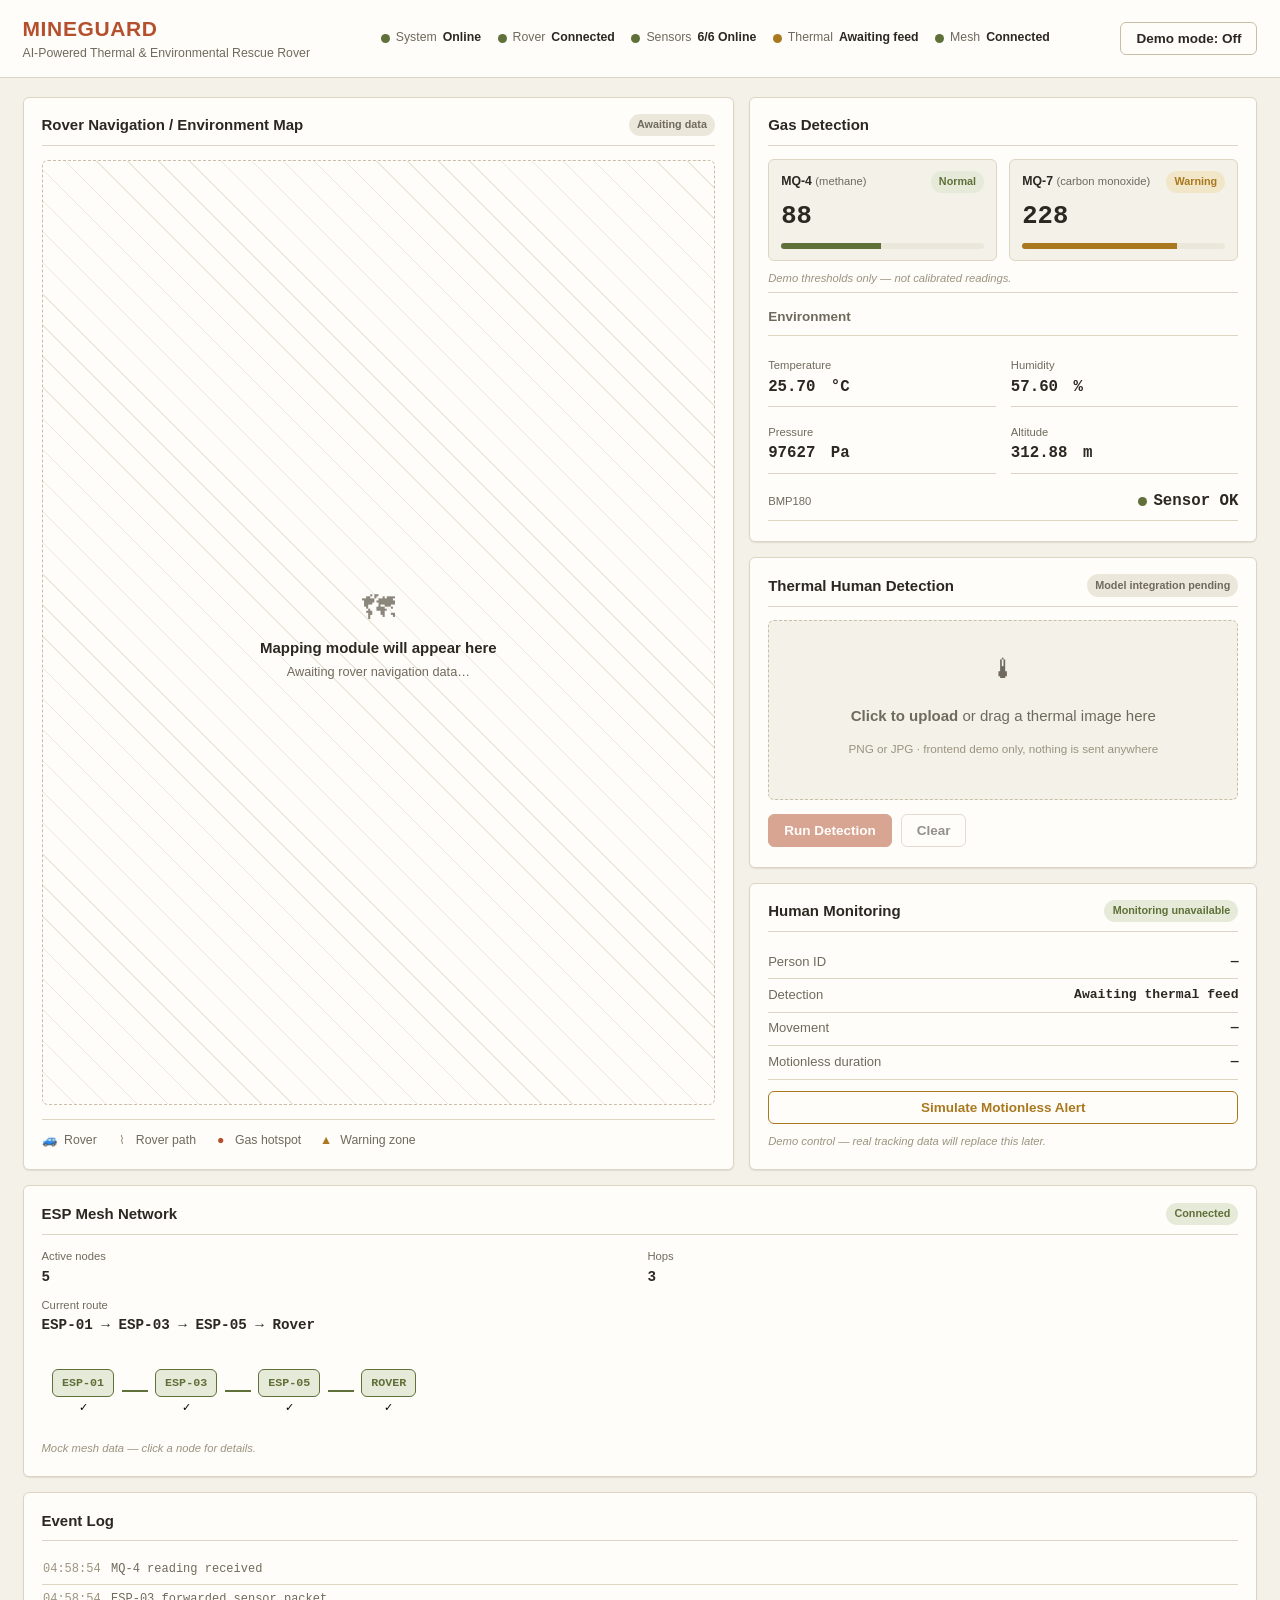
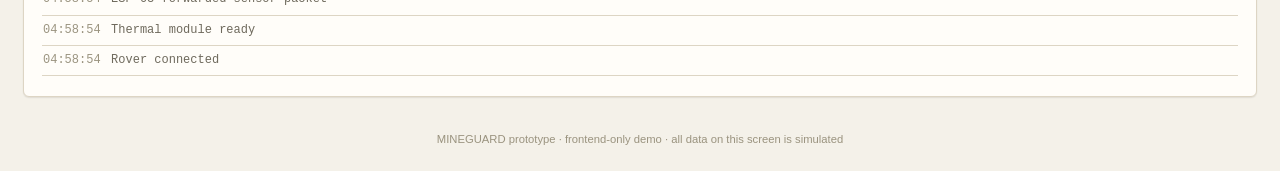
<file: frontend/legacy_prototype/index.html>
<!DOCTYPE html>
<html lang="en">
<head>
<meta charset="UTF-8" />
<meta name="viewport" content="width=device-width, initial-scale=1.0" />
<title>MINEGUARD — Rescue Rover Dashboard</title>
<link rel="stylesheet" href="style.css" />
</head>
<body>

  <!-- ========================= HEADER ========================= -->
  <header class="app-header">
    <div class="header-brand">
      <h1 class="brand-name">MINEGUARD</h1>
      <p class="brand-tagline">AI-Powered Thermal &amp; Environmental Rescue Rover</p>
    </div>

    <div class="header-status" id="status-strip">
      <div class="status-item">
        <span class="status-dot status-ok" id="dot-system"></span>
        <span class="status-label">System</span>
        <span class="status-value" id="status-system">Online</span>
      </div>
      <div class="status-item">
        <span class="status-dot status-ok" id="dot-rover"></span>
        <span class="status-label">Rover</span>
        <span class="status-value" id="status-rover">Connected</span>
      </div>
      <div class="status-item">
        <span class="status-dot status-ok" id="dot-sensors"></span>
        <span class="status-label">Sensors</span>
        <span class="status-value" id="status-sensors">6/6 Online</span>
      </div>
      <div class="status-item">
        <span class="status-dot status-warn" id="dot-thermal"></span>
        <span class="status-label">Thermal</span>
        <span class="status-value" id="status-thermal">Awaiting feed</span>
      </div>
      <div class="status-item">
        <span class="status-dot status-ok" id="dot-mesh"></span>
        <span class="status-label">Mesh</span>
        <span class="status-value" id="status-mesh">Connected</span>
      </div>
    </div>

    <button id="demo-mode-btn" class="btn btn-outline" aria-pressed="false">
      Demo mode: <span id="demo-mode-state">Off</span>
    </button>
  </header>

  <!-- ==================== TOP ALERT BANNER ==================== -->
  <div id="alert-banner" class="alert-banner is-hidden" role="alert" aria-live="assertive">
    <div class="alert-banner-content">
      <span class="alert-icon">⚠</span>
      <div class="alert-text">
        <strong id="alert-title">Possible motionless person</strong>
        <span id="alert-detail">Person ID 01 · Motionless 02:14 · Confidence 91% · Check required</span>
      </div>
    </div>
    <button id="alert-dismiss-btn" class="alert-dismiss" aria-label="Dismiss alert">✕</button>
  </div>

  <!-- ========================= MAIN GRID ========================= -->
  <main class="dashboard-grid">

    <!-- ROVER MAP (integration point for future mapping module) -->
    <section class="panel map-panel" id="rover-map" aria-label="Rover navigation and environment map">
      <div class="panel-header">
        <h2>Rover Navigation / Environment Map</h2>
        <span class="badge badge-muted">Awaiting data</span>
      </div>

      <div class="map-placeholder">
        <div class="map-placeholder-body">
          <div class="map-glyph">🗺</div>
          <p class="map-placeholder-title">Mapping module will appear here</p>
          <p class="map-placeholder-sub">Awaiting rover navigation data&hellip;</p>
        </div>
      </div>

      <div class="map-legend">
        <div class="legend-item"><span class="legend-icon legend-rover">🚙</span>Rover</div>
        <div class="legend-item"><span class="legend-icon legend-path">⌇</span>Rover path</div>
        <div class="legend-item"><span class="legend-icon legend-hotspot">●</span>Gas hotspot</div>
        <div class="legend-item"><span class="legend-icon legend-warnzone">▲</span>Warning zone</div>
      </div>
    </section>

    <!-- SENSOR + ENVIRONMENT DATA -->
    <section class="panel sensor-panel" aria-label="Gas and environmental sensor readings">
      <div class="panel-header">
        <h2>Gas Detection</h2>
      </div>

      <div class="gas-grid">
        <div class="gas-card" id="mq4-card">
          <div class="gas-card-top">
            <span class="gas-name">MQ-4 <span class="gas-sub">(methane)</span></span>
            <span class="badge" id="mq4-status">Normal</span>
          </div>
          <div class="gas-value" id="mq4-value">88</div>
          <div class="gas-bar-track"><div class="gas-bar-fill" id="mq4-bar"></div></div>
        </div>

        <div class="gas-card" id="mq7-card">
          <div class="gas-card-top">
            <span class="gas-name">MQ-7 <span class="gas-sub">(carbon monoxide)</span></span>
            <span class="badge" id="mq7-status">Normal</span>
          </div>
          <div class="gas-value" id="mq7-value">228</div>
          <div class="gas-bar-track"><div class="gas-bar-fill" id="mq7-bar"></div></div>
        </div>
      </div>

      <p class="threshold-note">Demo thresholds only — not calibrated readings.</p>

      <div class="panel-header panel-header-sub">
        <h3>Environment</h3>
      </div>

      <div class="env-grid" id="env-grid">
        <div class="env-stat">
          <span class="env-label">Temperature</span>
          <span class="env-value"><span id="env-temp">25.70</span>&nbsp;°C</span>
        </div>
        <div class="env-stat">
          <span class="env-label">Humidity</span>
          <span class="env-value"><span id="env-hum">57.60</span>&nbsp;%</span>
        </div>
        <div class="env-stat">
          <span class="env-label">Pressure</span>
          <span class="env-value"><span id="env-pressure">97627</span>&nbsp;Pa</span>
        </div>
        <div class="env-stat">
          <span class="env-label">Altitude</span>
          <span class="env-value"><span id="env-alt">312.88</span>&nbsp;m</span>
        </div>
        <div class="env-stat env-stat-wide">
          <span class="env-label">BMP180</span>
          <span class="env-value"><span class="status-dot status-ok" id="bmp-dot"></span><span id="env-bmp">Sensor OK</span></span>
        </div>
      </div>
    </section>

    <!-- THERMAL HUMAN DETECTION -->
    <section class="panel thermal-panel" aria-label="Thermal human detection">
      <div class="panel-header">
        <h2>Thermal Human Detection</h2>
        <span class="badge badge-muted">Model integration pending</span>
      </div>

      <div class="thermal-upload-area" id="thermal-dropzone">
        <input type="file" id="thermal-file-input" accept="image/*" class="visually-hidden" />
        <div class="upload-prompt" id="upload-prompt">
          <div class="upload-glyph">🌡</div>
          <p><strong>Click to upload</strong> or drag a thermal image here</p>
          <p class="upload-hint">PNG or JPG · frontend demo only, nothing is sent anywhere</p>
        </div>
        <div class="thermal-preview is-hidden" id="thermal-preview">
          <div class="thermal-image-wrap" id="thermal-image-wrap">
            <img id="thermal-image" alt="Uploaded thermal image" />
            <div class="bbox-overlay is-hidden" id="bbox-overlay">
              <span class="bbox-tag" id="bbox-tag">Person · 91%</span>
            </div>
          </div>
          <div class="thermal-file-meta">
            <span id="thermal-filename">—</span>
            <span id="thermal-dimensions">—</span>
          </div>
        </div>
      </div>

      <div class="thermal-controls">
        <button id="run-detection-btn" class="btn btn-primary" disabled>Run Detection</button>
        <button id="clear-image-btn" class="btn btn-outline" disabled>Clear</button>
      </div>

      <div class="thermal-result is-hidden" id="thermal-result"></div>
    </section>

    <!-- MOTIONLESS PERSON MONITORING -->
    <section class="panel monitor-panel" aria-label="Motionless person monitoring">
      <div class="panel-header">
        <h2>Human Monitoring</h2>
        <span class="badge" id="monitor-status-badge">Monitoring unavailable</span>
      </div>

      <div class="monitor-grid" id="monitor-grid">
        <div class="monitor-row"><span>Person ID</span><span id="monitor-id">—</span></div>
        <div class="monitor-row"><span>Detection</span><span id="monitor-detection">Awaiting thermal feed</span></div>
        <div class="monitor-row"><span>Movement</span><span id="monitor-movement">—</span></div>
        <div class="monitor-row"><span>Motionless duration</span><span id="monitor-duration">—</span></div>
      </div>

      <button id="simulate-alert-btn" class="btn btn-alert">Simulate Motionless Alert</button>
      <p class="threshold-note">Demo control — real tracking data will replace this later.</p>
    </section>

    <!-- ESP MESH NETWORK -->
    <section class="panel mesh-panel" aria-label="ESP mesh network status">
      <div class="panel-header">
        <h2>ESP Mesh Network</h2>
        <span class="badge badge-ok" id="mesh-network-badge">Connected</span>
      </div>

      <div class="mesh-summary">
        <div class="mesh-stat"><span class="env-label">Active nodes</span><span class="mesh-stat-value" id="mesh-active-nodes">5</span></div>
        <div class="mesh-stat"><span class="env-label">Hops</span><span class="mesh-stat-value" id="mesh-hops">3</span></div>
        <div class="mesh-stat mesh-stat-wide"><span class="env-label">Current route</span><span class="mesh-stat-value" id="mesh-route-text">ESP-01 → ESP-03 → ESP-05 → Rover</span></div>
      </div>

      <div class="mesh-path" id="mesh-path"></div>
      <p class="threshold-note">Mock mesh data — click a node for details.</p>

      <div class="mesh-node-detail is-hidden" id="mesh-node-detail"></div>
    </section>

    <!-- EVENT LOG -->
    <section class="panel log-panel" aria-label="System event log">
      <div class="panel-header">
        <h2>Event Log</h2>
      </div>
      <div class="event-log" id="event-log"></div>
    </section>

  </main>

  <footer class="app-footer">
    MINEGUARD prototype &middot; frontend-only demo &middot; all data on this screen is simulated
  </footer>

  <script src="pipeline.js"></script>
  <script src="script.js"></script>
</body>
</html>
</file>
<file: frontend/legacy_prototype/style.css>
/* =========================================================
   MINEGUARD — dashboard styles
   Theme: professional rescue / environmental monitoring
   (warm stone background, charcoal text, rust/olive/yellow
   status colors — deliberately NOT a neon/cyberpunk look)
   ========================================================= */

/* ---------- Design tokens ---------- */
:root {
  --bg: #f4f1e9;
  --bg-panel: #fffdf9;
  --bg-alt: #ece7db;
  --border: #ddd5c4;
  --border-strong: #c9bfa9;

  --text: #2b2822;
  --text-muted: #6f6a5d;
  --text-faint: #9a937f;

  --rust: #b5502f;
  --rust-bg: #f4e2da;
  --olive: #5f7038;
  --olive-bg: #e6ead9;
  --yellow: #a9781f;
  --yellow-bg: #f2e6c9;
  --red: #a3352c;
  --red-bg: #f3dcd8;

  --radius: 6px;
  --shadow: 0 1px 2px rgba(43, 40, 34, 0.06), 0 1px 1px rgba(43, 40, 34, 0.04);

  --font-main: "Segoe UI", Roboto, "Helvetica Neue", Arial, sans-serif;
  --font-mono: "Consolas", "SFMono-Regular", Menlo, monospace;
}

* { box-sizing: border-box; }

html, body {
  margin: 0;
  padding: 0;
  background: var(--bg);
  color: var(--text);
  font-family: var(--font-main);
  font-size: 15px;
  line-height: 1.45;
}

h1, h2, h3 { margin: 0; font-weight: 600; }

.visually-hidden {
  position: absolute;
  width: 1px; height: 1px;
  overflow: hidden;
  clip: rect(0 0 0 0);
}

.is-hidden { display: none !important; }

/* ---------- Buttons ---------- */
.btn {
  font-family: var(--font-main);
  font-size: 0.9rem;
  font-weight: 600;
  padding: 0.55rem 1rem;
  border-radius: var(--radius);
  border: 1px solid var(--border-strong);
  background: var(--bg-panel);
  color: var(--text);
  cursor: pointer;
  transition: background-color 0.12s ease, border-color 0.12s ease, transform 0.05s ease;
}
.btn:hover { background: var(--bg-alt); }
.btn:active { transform: translateY(1px); }
.btn:disabled { opacity: 0.5; cursor: not-allowed; }
.btn:disabled:hover { background: var(--bg-panel); }
.btn:focus-visible { outline: 2px solid var(--rust); outline-offset: 2px; }

.btn-primary {
  background: var(--rust);
  border-color: var(--rust);
  color: #fff;
}
.btn-primary:hover { background: #9c4227; }
.btn-primary:disabled:hover { background: var(--rust); }

.btn-outline { background: var(--bg-panel); }

.btn-alert {
  background: var(--bg-panel);
  border-color: var(--yellow);
  color: var(--yellow);
  width: 100%;
  margin-top: 0.75rem;
}
.btn-alert:hover { background: var(--yellow-bg); }

/* ---------- Header ---------- */
.app-header {
  display: flex;
  align-items: center;
  justify-content: space-between;
  gap: 1.5rem;
  padding: 0.9rem 1.5rem;
  background: var(--bg-panel);
  border-bottom: 1px solid var(--border);
  flex-wrap: wrap;
}

.brand-name {
  font-size: 1.4rem;
  letter-spacing: 0.03em;
  color: var(--rust);
}

.brand-tagline {
  margin: 0.1rem 0 0;
  font-size: 0.82rem;
  color: var(--text-muted);
}

.header-status {
  display: flex;
  gap: 1.1rem;
  flex-wrap: wrap;
}

.status-item {
  display: flex;
  align-items: center;
  gap: 0.4rem;
  font-size: 0.82rem;
  color: var(--text-muted);
  white-space: nowrap;
}

.status-value { color: var(--text); font-weight: 600; }

.status-dot {
  width: 9px;
  height: 9px;
  border-radius: 50%;
  display: inline-block;
  flex-shrink: 0;
}
.status-ok { background: var(--olive); }
.status-warn { background: var(--yellow); }
.status-critical { background: var(--red); }

#demo-mode-btn.is-active {
  background: var(--olive);
  border-color: var(--olive);
  color: #fff;
}

/* ---------- Alert banner ---------- */
.alert-banner {
  display: flex;
  align-items: center;
  justify-content: space-between;
  gap: 1rem;
  padding: 0.75rem 1.5rem;
  background: var(--red-bg);
  border-bottom: 1px solid var(--red);
  color: var(--red);
}

.alert-banner-content {
  display: flex;
  align-items: center;
  gap: 0.75rem;
}

.alert-icon { font-size: 1.3rem; }

.alert-text { display: flex; flex-direction: column; font-size: 0.88rem; }
.alert-text strong { font-size: 0.95rem; }

.alert-dismiss {
  background: none;
  border: none;
  color: var(--red);
  font-size: 1rem;
  cursor: pointer;
  padding: 0.2rem 0.5rem;
}
.alert-dismiss:hover { opacity: 0.7; }

/* ---------- Layout grid ---------- */
.dashboard-grid {
  display: grid;
  grid-template-columns: 1.4fr 1fr;
  grid-template-areas:
    "map      sensors"
    "map      thermal"
    "map      monitor"
    "mesh     mesh"
    "log      log";
  gap: 1rem;
  padding: 1.25rem 1.5rem;
  max-width: 1400px;
  margin: 0 auto;
}

.map-panel     { grid-area: map; }
.sensor-panel  { grid-area: sensors; }
.thermal-panel { grid-area: thermal; }
.monitor-panel { grid-area: monitor; }
.mesh-panel    { grid-area: mesh; }
.log-panel     { grid-area: log; }

@media (max-width: 980px) {
  .dashboard-grid {
    grid-template-columns: 1fr;
    grid-template-areas:
      "sensors"
      "thermal"
      "monitor"
      "map"
      "mesh"
      "log";
  }
}

/* ---------- Panels ---------- */
.panel {
  background: var(--bg-panel);
  border: 1px solid var(--border);
  border-radius: var(--radius);
  box-shadow: var(--shadow);
  padding: 1.1rem 1.2rem 1.3rem;
  display: flex;
  flex-direction: column;
}

.panel-header {
  display: flex;
  align-items: center;
  justify-content: space-between;
  gap: 0.75rem;
  margin-bottom: 0.9rem;
  padding-bottom: 0.6rem;
  border-bottom: 1px solid var(--border);
}

.panel-header h2 { font-size: 1rem; }
.panel-header-sub { margin-top: 0.4rem; border-top: 1px solid var(--border); padding-top: 0.9rem; }
.panel-header-sub h3 { font-size: 0.9rem; color: var(--text-muted); }

/* ---------- Badges ---------- */
.badge {
  font-size: 0.72rem;
  font-weight: 700;
  padding: 0.22rem 0.55rem;
  border-radius: 999px;
  white-space: nowrap;
  background: var(--olive-bg);
  color: var(--olive);
}
.badge-muted { background: var(--bg-alt); color: var(--text-muted); }
.badge-ok { background: var(--olive-bg); color: var(--olive); }
.badge-warn { background: var(--yellow-bg); color: var(--yellow); }
.badge-critical { background: var(--red-bg); color: var(--red); }

/* ---------- Rover map placeholder ---------- */
.map-panel { min-height: 480px; }

.map-placeholder {
  flex: 1;
  border: 1px dashed var(--border-strong);
  border-radius: var(--radius);
  background:
    repeating-linear-gradient(45deg, var(--bg-alt) 0, var(--bg-alt) 1px, transparent 1px, transparent 22px);
  display: flex;
  align-items: center;
  justify-content: center;
  min-height: 320px;
}

.map-placeholder-body { text-align: center; color: var(--text-muted); }

.map-glyph { font-size: 2.2rem; margin-bottom: 0.4rem; opacity: 0.8; }

.map-placeholder-title { margin: 0; font-weight: 600; color: var(--text); }
.map-placeholder-sub { margin: 0.25rem 0 0; font-size: 0.85rem; }

.map-legend {
  display: flex;
  flex-wrap: wrap;
  gap: 1.1rem;
  margin-top: 0.9rem;
  padding-top: 0.8rem;
  border-top: 1px solid var(--border);
  font-size: 0.82rem;
  color: var(--text-muted);
}

.legend-item { display: flex; align-items: center; gap: 0.4rem; }

.legend-icon {
  display: inline-flex;
  align-items: center;
  justify-content: center;
  width: 1.1rem;
}
.legend-path { color: var(--text-faint); }
.legend-hotspot { color: var(--rust); }
.legend-warnzone { color: var(--yellow); }

/* ---------- Gas + environment ---------- */
.gas-grid {
  display: grid;
  grid-template-columns: 1fr 1fr;
  gap: 0.8rem;
}

.gas-card {
  border: 1px solid var(--border);
  border-radius: var(--radius);
  padding: 0.7rem 0.8rem;
  background: var(--bg);
}

.gas-card-top {
  display: flex;
  align-items: center;
  justify-content: space-between;
  gap: 0.5rem;
  margin-bottom: 0.4rem;
}

.gas-name { font-size: 0.82rem; font-weight: 600; }
.gas-sub { font-weight: 400; color: var(--text-muted); font-size: 0.75rem; }

.gas-value {
  font-family: var(--font-mono);
  font-size: 1.7rem;
  font-weight: 600;
  margin-bottom: 0.5rem;
}

.gas-bar-track {
  height: 6px;
  border-radius: 999px;
  background: var(--bg-alt);
  overflow: hidden;
}

.gas-bar-fill {
  height: 100%;
  width: 10%;
  background: var(--olive);
  transition: width 0.3s ease, background-color 0.3s ease;
}

.threshold-note {
  font-size: 0.75rem;
  color: var(--text-faint);
  margin: 0.6rem 0 0;
  font-style: italic;
}

.env-grid {
  display: grid;
  grid-template-columns: 1fr 1fr;
  gap: 0.6rem 1rem;
}

.env-stat {
  display: flex;
  flex-direction: column;
  gap: 0.15rem;
  padding: 0.5rem 0;
  border-bottom: 1px solid var(--border);
}

.env-stat-wide { grid-column: 1 / -1; flex-direction: row; align-items: center; justify-content: space-between; }

.env-label { font-size: 0.75rem; color: var(--text-muted); text-transform: none; }

.env-value {
  font-family: var(--font-mono);
  font-size: 1.05rem;
  font-weight: 600;
  display: flex;
  align-items: center;
  gap: 0.4rem;
}

/* ---------- Thermal panel ---------- */
.thermal-upload-area {
  border: 1px dashed var(--border-strong);
  border-radius: var(--radius);
  min-height: 180px;
  display: flex;
  align-items: center;
  justify-content: center;
  cursor: pointer;
  background: var(--bg);
  transition: border-color 0.12s ease, background-color 0.12s ease;
}
.thermal-upload-area.is-dragover {
  border-color: var(--rust);
  background: var(--rust-bg);
}

.upload-prompt { text-align: center; color: var(--text-muted); padding: 1.5rem; }
.upload-glyph { font-size: 1.8rem; margin-bottom: 0.3rem; }
.upload-hint { font-size: 0.78rem; color: var(--text-faint); margin-top: 0.25rem; }

.thermal-preview { width: 100%; }

.thermal-image-wrap {
  position: relative;
  width: 100%;
  border-radius: var(--radius);
  overflow: hidden;
  background: #1f1d19;
  line-height: 0;
}

.thermal-image-wrap img {
  width: 100%;
  max-height: 260px;
  object-fit: contain;
  display: block;
  margin: 0 auto;
}

.bbox-overlay {
  position: absolute;
  border: 2px dashed var(--rust);
  border-radius: 3px;
  pointer-events: none;
}

.bbox-tag {
  position: absolute;
  top: -1.5rem;
  left: -2px;
  background: var(--rust);
  color: #fff;
  font-size: 0.7rem;
  font-weight: 700;
  padding: 0.15rem 0.4rem;
  border-radius: 3px;
  white-space: nowrap;
}

.thermal-file-meta {
  display: flex;
  justify-content: space-between;
  font-size: 0.78rem;
  color: var(--text-muted);
  margin-top: 0.5rem;
}

.thermal-controls {
  display: flex;
  gap: 0.6rem;
  margin-top: 0.9rem;
}

.thermal-result {
  margin-top: 1rem;
  padding: 0.9rem 1rem;
  border-radius: var(--radius);
  border: 1px solid var(--border);
  background: var(--bg);
}

.thermal-result.result-detected { border-color: var(--olive); background: var(--olive-bg); }
.thermal-result.result-none { border-color: var(--border-strong); background: var(--bg-alt); }

.result-title { font-weight: 700; margin: 0 0 0.4rem; font-size: 0.95rem; }
.result-row { display: flex; justify-content: space-between; font-size: 0.85rem; padding: 0.15rem 0; }
.result-flag {
  display: inline-block;
  margin-top: 0.5rem;
  font-size: 0.72rem;
  font-weight: 700;
  color: var(--text-muted);
  border: 1px solid var(--border-strong);
  padding: 0.15rem 0.5rem;
  border-radius: 999px;
}

/* ---------- Monitor panel ---------- */
.monitor-grid { display: flex; flex-direction: column; gap: 0; }

.monitor-row {
  display: flex;
  justify-content: space-between;
  font-size: 0.87rem;
  padding: 0.45rem 0;
  border-bottom: 1px solid var(--border);
}
.monitor-row span:first-child { color: var(--text-muted); }
.monitor-row span:last-child { font-weight: 600; font-family: var(--font-mono); }

.monitor-panel.is-alert .monitor-row span:last-child { color: var(--red); }

/* ---------- Mesh panel ---------- */
.mesh-summary {
  display: grid;
  grid-template-columns: 1fr 1fr;
  gap: 0.6rem 1rem;
  margin-bottom: 1rem;
}

.mesh-stat { display: flex; flex-direction: column; gap: 0.15rem; }
.mesh-stat-wide { grid-column: 1 / -1; }
.mesh-stat-value { font-family: var(--font-mono); font-weight: 600; font-size: 0.95rem; }

.mesh-path {
  display: flex;
  align-items: center;
  flex-wrap: wrap;
  gap: 0;
  padding: 0.9rem 0.2rem;
}

.mesh-node {
  display: flex;
  flex-direction: column;
  align-items: center;
  gap: 0.3rem;
  background: none;
  border: none;
  cursor: pointer;
  font-family: var(--font-main);
  padding: 0.3rem 0.5rem;
}

.mesh-node-box {
  font-family: var(--font-mono);
  font-size: 0.78rem;
  font-weight: 700;
  padding: 0.4rem 0.6rem;
  border-radius: var(--radius);
  border: 1px solid var(--border-strong);
  background: var(--bg);
  color: var(--text);
  transition: border-color 0.12s ease, background-color 0.12s ease;
}

.mesh-node.is-active .mesh-node-box { border-color: var(--olive); color: var(--olive); background: var(--olive-bg); }
.mesh-node.is-idle .mesh-node-box { color: var(--text-faint); border-style: dashed; }
.mesh-node:hover .mesh-node-box { border-color: var(--rust); }

.mesh-node-dot { font-size: 0.7rem; }

.mesh-connector {
  width: 26px;
  height: 2px;
  background: var(--border-strong);
  flex-shrink: 0;
}
.mesh-connector.is-active { background: var(--olive); }

.mesh-node-detail {
  margin-top: 0.6rem;
  padding: 0.8rem 1rem;
  border-radius: var(--radius);
  border: 1px solid var(--border);
  background: var(--bg);
  font-size: 0.85rem;
}

.mesh-node-detail-title { font-weight: 700; margin-bottom: 0.35rem; }
.mesh-node-detail-row { display: flex; justify-content: space-between; padding: 0.1rem 0; color: var(--text-muted); }
.mesh-node-detail-row span:last-child { color: var(--text); font-weight: 600; }

/* ---------- Event log ---------- */
.event-log {
  display: flex;
  flex-direction: column-reverse;
  gap: 0;
  max-height: 220px;
  overflow-y: auto;
  font-family: var(--font-mono);
  font-size: 0.8rem;
}

.event-row {
  display: flex;
  gap: 0.7rem;
  padding: 0.4rem 0.1rem;
  border-bottom: 1px solid var(--border);
  color: var(--text-muted);
}

.event-time { color: var(--text-faint); flex-shrink: 0; }
.event-row.event-warn { color: var(--yellow); }
.event-row.event-warn .event-time { color: var(--yellow); }
.event-row.event-critical { color: var(--red); font-weight: 600; }
.event-row.event-critical .event-time { color: var(--red); }

/* ---------- Footer ---------- */
.app-footer {
  text-align: center;
  font-size: 0.75rem;
  color: var(--text-faint);
  padding: 1rem 1.5rem 1.6rem;
}

/* ---------- Reduced motion ---------- */
@media (prefers-reduced-motion: reduce) {
  * { transition: none !important; }
}
</file>
